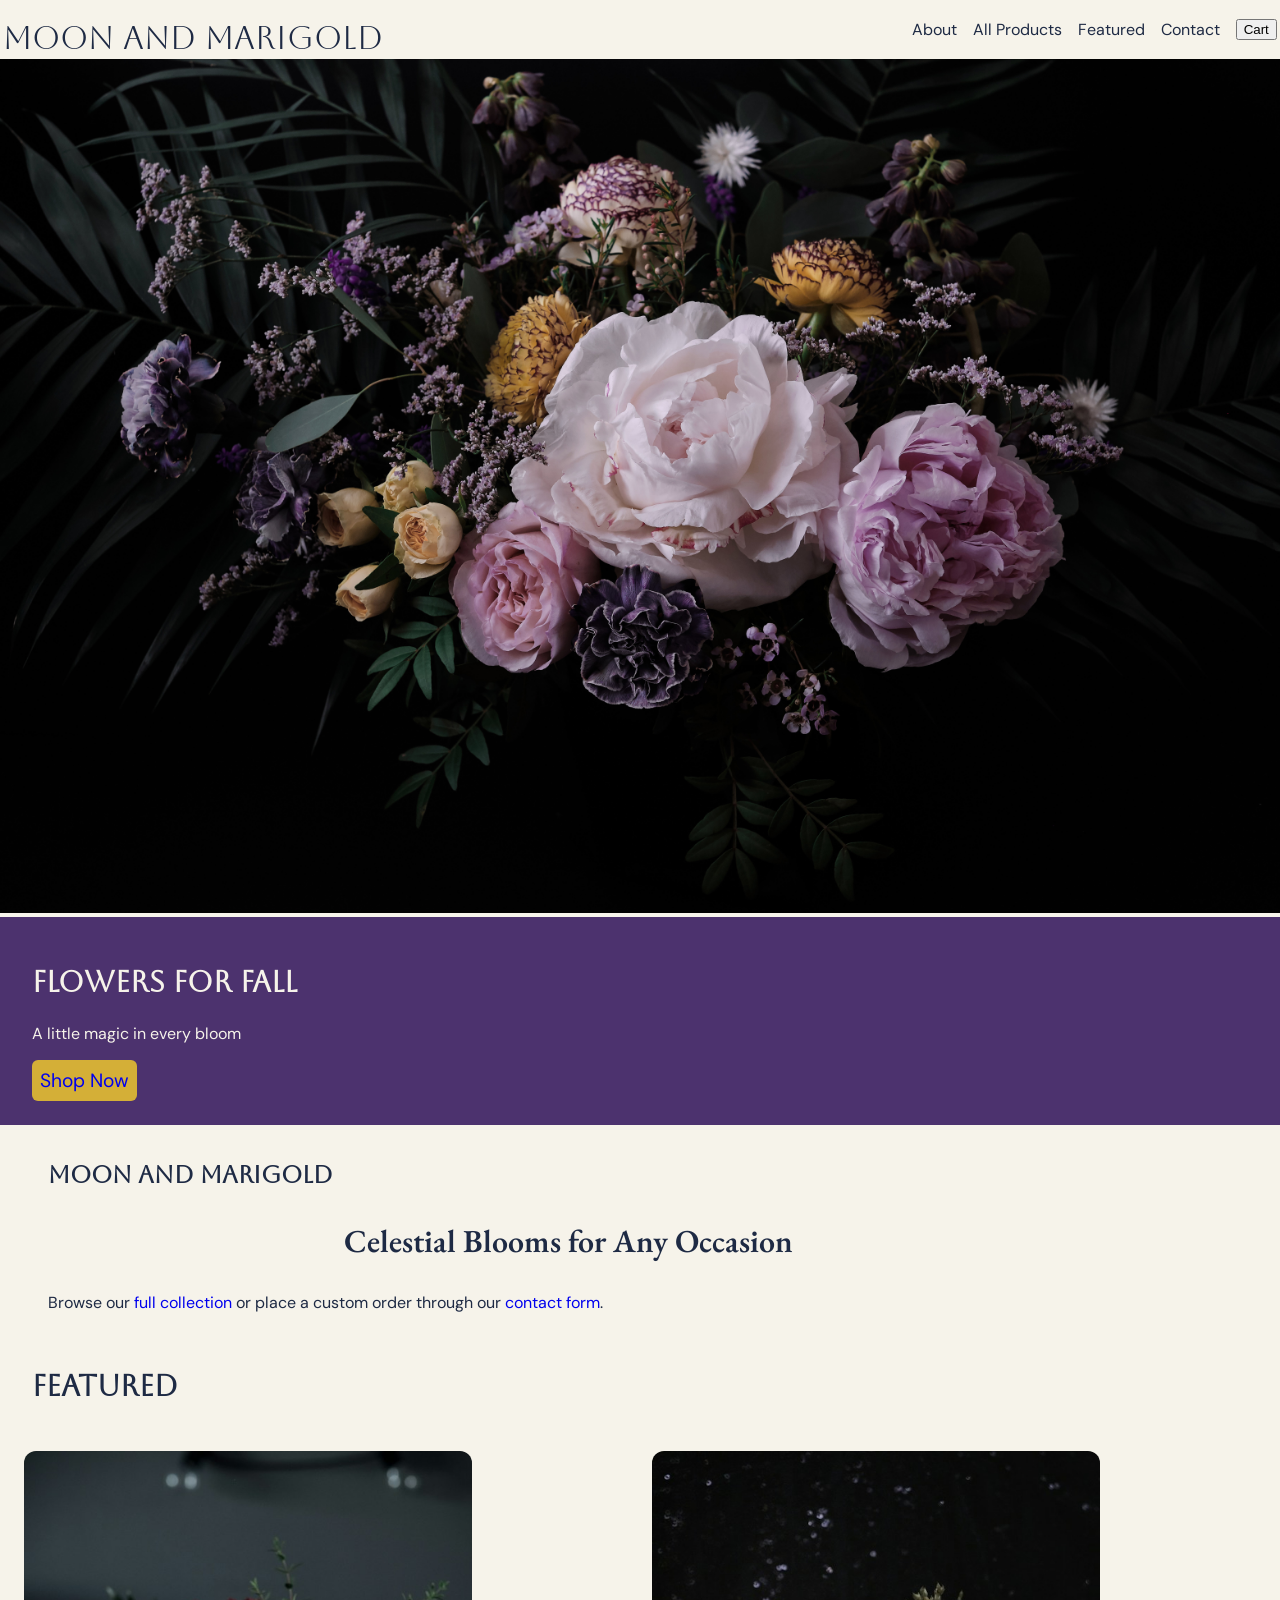
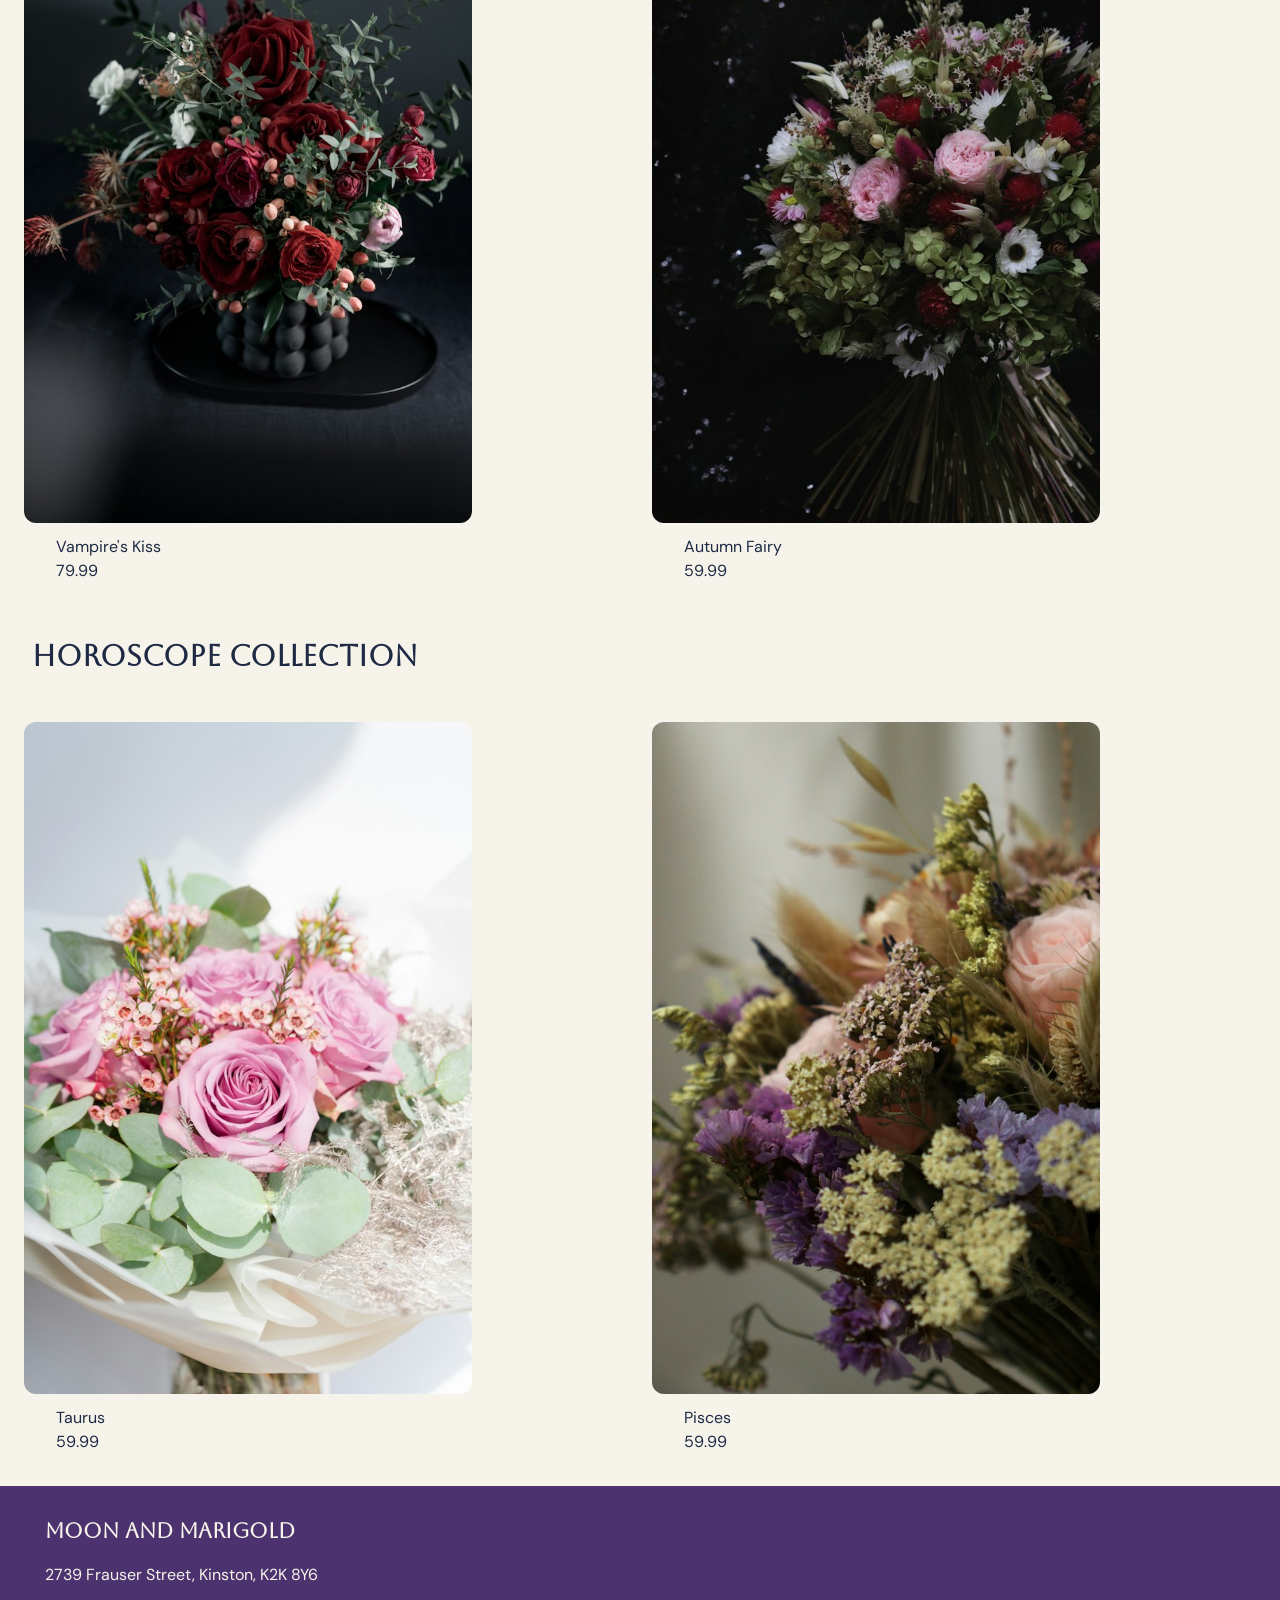
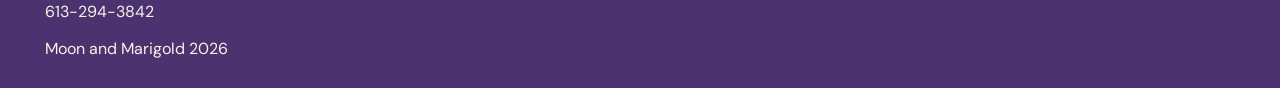
<file: index.html>
<!DOCTYPE html>
<html lang="en">
<head>
    <meta charset="UTF-8">
    <meta name="viewport" content="width=device-width, initial-scale=1.0">
    <meta name="description" content="Moon and Marigold - Themed flower bouquets for astrology, crystal, and mythology lovers. Order in Kinston, Obtario or ship across Canada. ">
    <title>Moon and Marigold | Celestial Themed Bouquets and Arrangements</title>
    
    <meta property="og:title" content="Moon and Marigold">
    <meta property="og:description" content="Local flower shop with cleestial themed bouquets">
    <meta property="og:image" content="https://liu00761.github.io/week-11-mtm1511/images/index-preview.jpg">
    <meta property="og:url" content="https://liu00761.github.io/week-11-mtm1511">
    <meta property="og:type" content="website">

    <style>
@import url('https://fonts.googleapis.com/css2?family=Aboreto&family=DM+Sans:ital,opsz,wght@0,9..40,100..1000;1,9..40,100..1000&family=EB+Garamond:ital,wght@0,400..800;1,400..800&family=Inter:ital,opsz,wght@0,14..32,100..900;1,14..32,100..900&display=swap');
</style>
    <link rel="stylesheet" href="css/styles.css">
    <link rel="canonical" href="https://liu00761.github.io/week-10-mtm1511">

    <script type="application/ld+json">
{
  "@context": "https://schema.org",
  "@type": "Florist",
  "name": "Moon and Marigold",
  "description": "Flower shop offering celestial themed bouquets",
  "telephone" : "613-294-3842",
  "location": {
    "@type": "Place",
    "name": "Moon and Marigold",
    "address": "2739 Frauser Street, Kinston, K2K 8Y6"
  }
}
</script>

</head>
<body>
    <a href="#indexmain" class="visually-hidden">Skip to main content</a>
    <header>
        <nav>
            <a class="logo" href="index.html">Moon and Marigold</a>
            <ul class="navbar">
                <li><a href="about.html">About</a></li>
                <li><a href="all-products.html">All Products</a></li>
                <li><a href="featured.html">Featured</a></li>
                <li><a href="contact.html">Contact</a></li>
                <button class="cart">Cart</button>
            </ul>
         </nav>
    </header>
    <main id="indexmain">
        <section class="hero">
            <div class="heroimage">
                <img src="images/hero-desktop.jpeg" alt="a mix of dark purple flowers, long orange stamens, little white flowers, and dark round leaves">
            </div>
            <div class="herotext">
                <!-- real section -->
                <h2>Flowers for Fall</h2>
                <p>A little magic in every bloom</p>
                <button><a class="cta" href="featured.html">Shop Now</a></button>
            </div>
        </section>
        <section class="aside">
            <!-- one h1 title -->
            <h1>Moon and Marigold</h1>
            <p class="asidetext">Celestial Blooms for Any Occasion</p>
            <p>Browse our <a href="all-products.html" class="paragraphlink"> full collection</a> or place a custom order through our <a href="contact.html" class="paragraphlink">contact form</a>.</p>
        </section>
        <section class="featured">
            <!-- real section -->
            <a href="featured.html"><h2>Featured</h2></a>
            <div class="carousel">
                <article class="card">
                    <img src="images/flowers-red.jpg" alt="moody red and pink roses with dark leaves in a dark themed bouquet">
                    <p>Vampire's Kiss</p>
                    <p>79.99</p>
                </article>
                <article class="card">
                    <img src="images/flowers-bouquet.jpg" alt="moody red and pink roses with light green baby leaves">
                    <p>Autumn Fairy</p>
                    <p>59.99</p>
                </article>
            </div>
        </section>
        <section class="horoscope">
            <!-- real section -->
            <h2>Horoscope Collection</h2>
            <div class="carousel">
                <article class="card">
                    <img src="images/flowers-lightpink.jpg" alt="brigt pink roses and light green round leaves with baby blooms and dried white stems">
                    <p>Taurus</p>
                    <p>59.99</p>
                </article>
                <article class="card">
                    <img src="images/flowers-dust.jpg" alt="dusty lavender and timy yellow flowers with a few large beige pink roses in a dusty coloured bouquet">
                    <p>Pisces</p>
                    <p>59.99</p>
                </article>
            </div>
        </section>
    </main>
    <footer>
        <div class="footertext">
            <h3>Moon and Marigold</h3>
            <p>2739 Frauser Street, Kinston, K2K 8Y6</p>
            <p>613-294-3842</p>
            <p class="copyright" >Moon and Marigold 2026</p>
        </div>
    </footer>
</body>
</html>
</file>
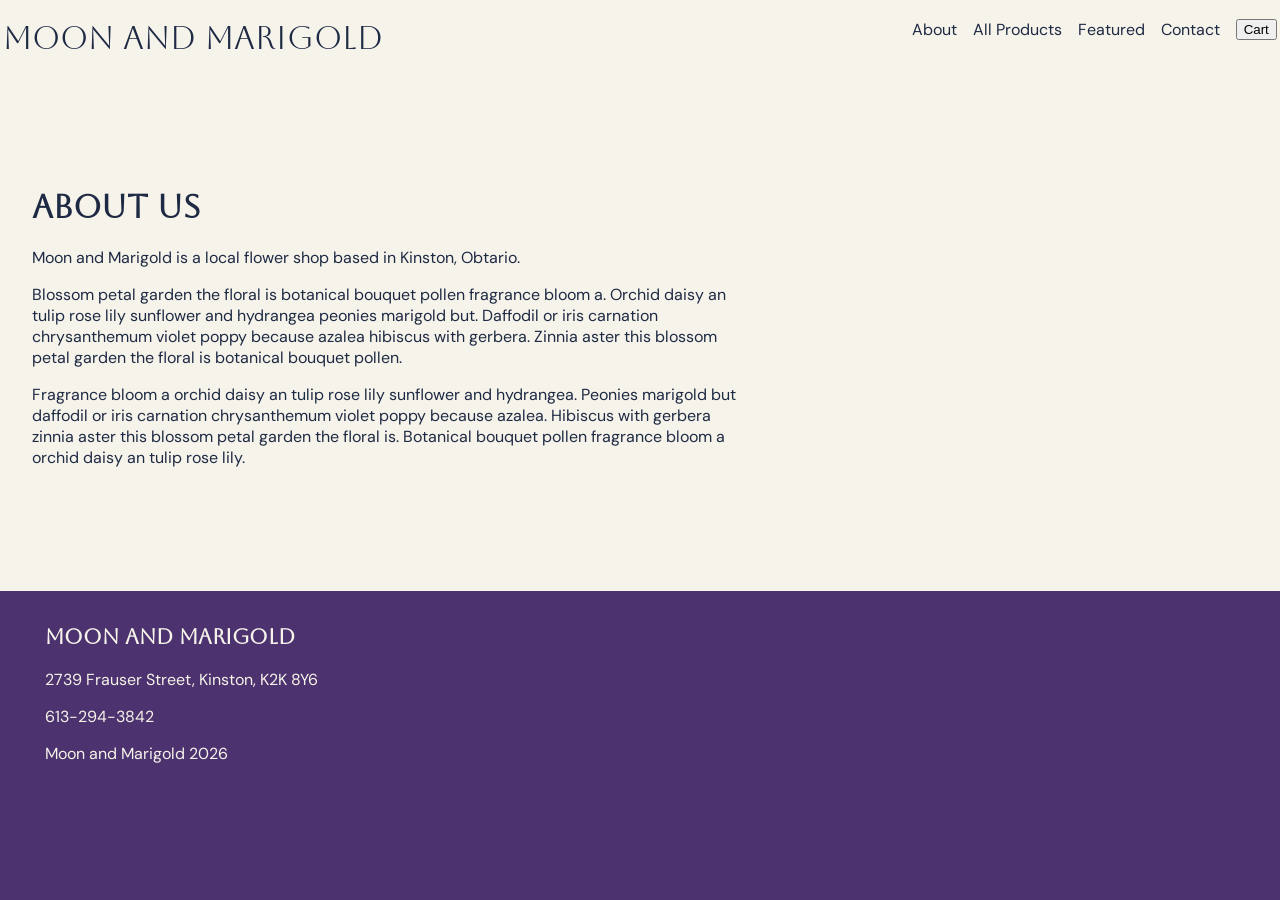
<file: about.html>
<!DOCTYPE html>
<html lang="en">
<head>
    <meta charset="UTF-8">
    <meta name="viewport" content="width=device-width, initial-scale=1.0">
    <title>About | Moon and Marigold Flower Shop</title>
    <meta name="description" content="About Moon and Marigold Flower Shop - our story, staff, and mission.">
     <link rel="stylesheet" href="css/styles.css">
     <link rel="canonical" href="https://liu00761.github.io/week-10-mtm1511/about.html">
     <style>
@import url('https://fonts.googleapis.com/css2?family=Aboreto&family=DM+Sans:ital,opsz,wght@0,9..40,100..1000;1,9..40,100..1000&family=EB+Garamond:ital,wght@0,400..800;1,400..800&family=Inter:ital,opsz,wght@0,14..32,100..900;1,14..32,100..900&display=swap');
</style>
</head>
<body>
       <header>
        <nav>
            <a class="logo" href="index.html">Moon and Marigold</a>
            <ul class="navbar">
                <li><a href="about.html">About</a></li>
                <li><a href="all-products.html">All Products</a></li>
                <li><a href="featured.html">Featured</a></li>
                <li><a href="contact.html">Contact</a></li>
                <button class="cart">Cart</button>
            </ul>
         </nav>
    </header>
    <main id="main" class="about">
        <!-- main title header -->
        <h1>About Us</h1>
        <p>Moon and Marigold is a local flower shop based in Kinston, Obtario. </p>
        <p>Blossom petal garden the floral is botanical bouquet pollen fragrance bloom a. Orchid daisy an tulip rose lily sunflower and hydrangea peonies marigold but. Daffodil or iris carnation chrysanthemum violet poppy because azalea hibiscus with gerbera. Zinnia aster this blossom petal garden the floral is botanical bouquet pollen.</p>
        <p>Fragrance bloom a orchid daisy an tulip rose lily sunflower and hydrangea. Peonies marigold but daffodil or iris carnation chrysanthemum violet poppy because azalea. Hibiscus with gerbera zinnia aster this blossom petal garden the floral is. Botanical bouquet pollen fragrance bloom a orchid daisy an tulip rose lily. </p>
    </main>
    <footer>
        <div class="footertext">
            <h3>Moon and Marigold</h3>
            <p>2739 Frauser Street, Kinston, K2K 8Y6</p>
            <p>613-294-3842</p>
            <p class="copyright" >Moon and Marigold 2026</p>
        </div>
    </footer>
</body>
</html>
</file>
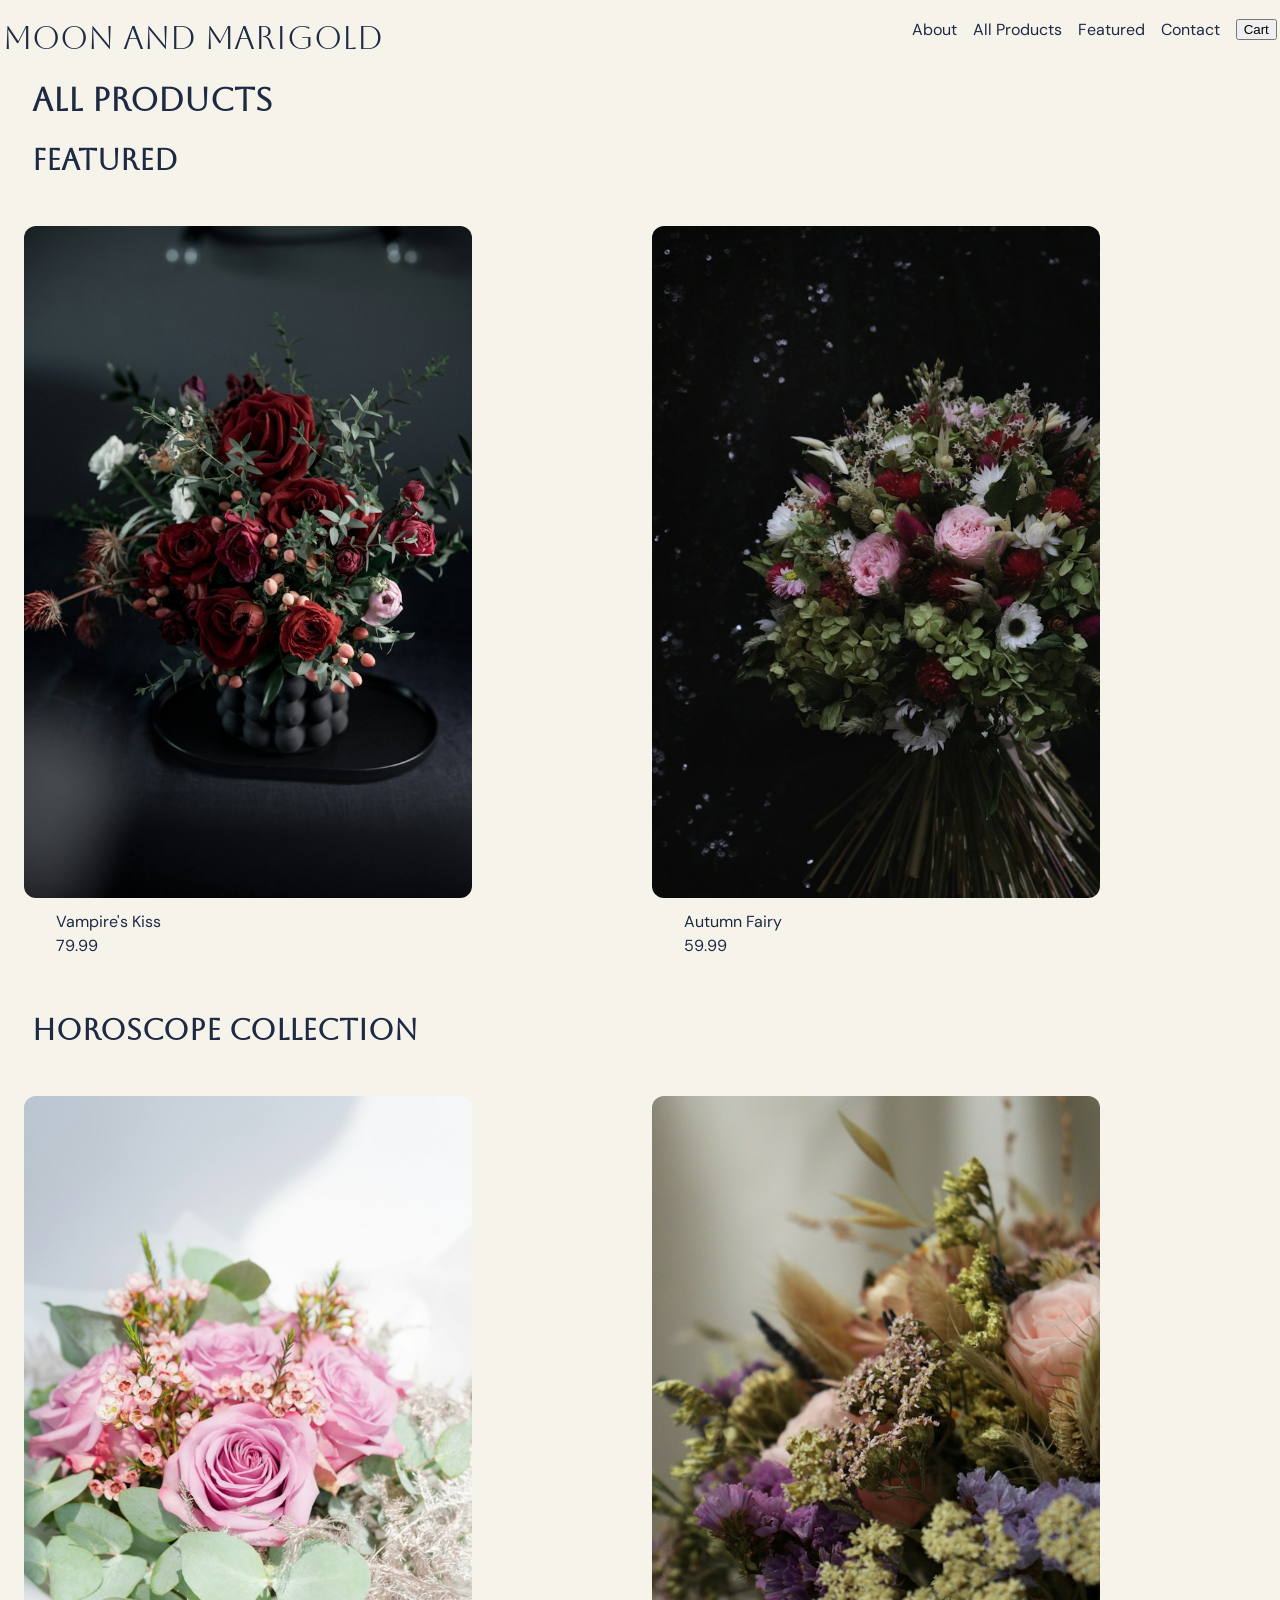
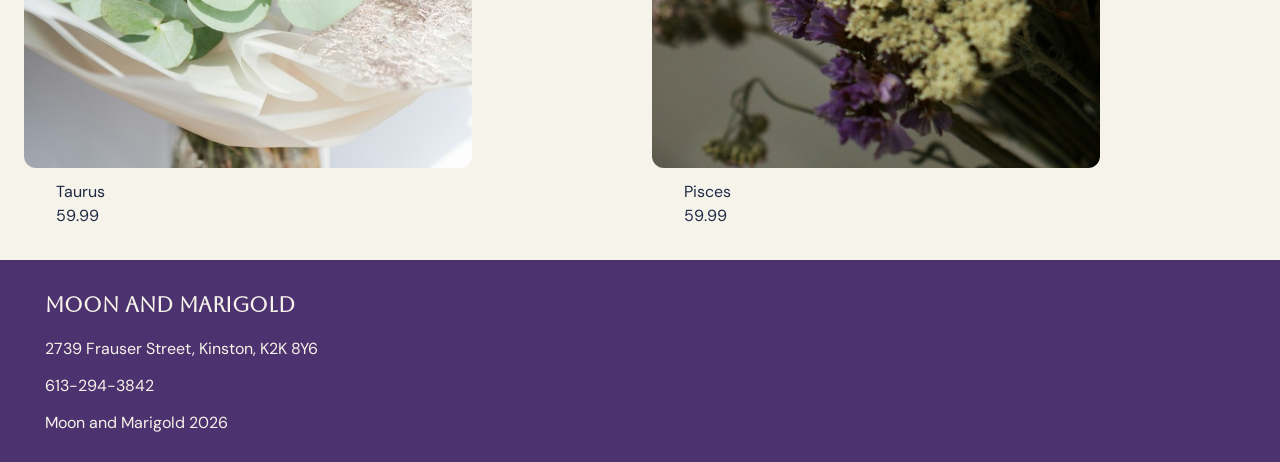
<file: all-products.html>
<!DOCTYPE html>
<html lang="en">
<head>
    <meta charset="UTF-8">
    <meta name="viewport" content="width=device-width, initial-scale=1.0">
    <meta name="description" content="Browse all the themed bouquets offered at Moon and Marigold. Look through our featured and seasonal offerings, including our bestselling Fall Collection and Horoscope Collection">
    <title>All Products | Moon and Marigold Flower Shop</title>
     <link rel="stylesheet" href="css/styles.css">
     <link rel="canonical" href="https://liu00761.github.io/week-10-mtm1511/all-products.html">
     <style>
@import url('https://fonts.googleapis.com/css2?family=Aboreto&family=DM+Sans:ital,opsz,wght@0,9..40,100..1000;1,9..40,100..1000&family=EB+Garamond:ital,wght@0,400..800;1,400..800&family=Inter:ital,opsz,wght@0,14..32,100..900;1,14..32,100..900&display=swap');
</style>
</head>
<body>
       <header>
        <nav>
            <a class="logo" href="index.html">Moon and Marigold</a>
            <ul class="navbar">
                <li><a href="about.html">About</a></li>
                <li><a href="all-products.html">All Products</a></li>
                <li><a href="featured.html">Featured</a></li>
                <li><a href="contact.html">Contact</a></li>
                <button class="cart">Cart</button>
            </ul>
         </nav>
    </header>
    <main id="main">
        <!-- main header, only h1 on the page -->
        <h1>All Products</h1>
        <section class="featured">
            <h2>Featured</h2>
            <div class="carousel">
                <article class="card">
                    <img src="images/flowers-red.jpg" alt="moody red and pink roses with dark leaves in a dark themed bouquet">
                    <p>Vampire's Kiss</p>
                    <p>79.99</p>
                </article>
                <article class="card">
                    <img src="images/flowers-bouquet.jpg" alt="moody red and pink roses with light green baby leaves">
                    <p>Autumn Fairy</p>
                    <p>59.99</p>
                </article>
            </div>
        </section>
        <section class="horoscope">
            <!-- real section -->
            <h2>Horoscope Collection</h2>
            <div class="carousel">
                <article class="card">
                    <img src="images/flowers-lightpink.jpg" alt="brigt pink roses and light green round leaves with baby blooms and dried white stems">
                    <p>Taurus</p>
                    <p>59.99</p>
                </article>
                <article class="card">
                    <img src="images/flowers-dust.jpg" alt="dusty lavender and timy yellow flowers with a few large beige pink roses in a dusty coloured bouquet">
                    <p>Pisces</p>
                    <p>59.99</p>
                </article>
            </div>
        </section>
    </main>
    <footer>
        <div class="footertext">
            <h3>Moon and Marigold</h3>
            <p>2739 Frauser Street, Kinston, K2K 8Y6</p>
            <p>613-294-3842</p>
            <p class="copyright" >Moon and Marigold 2026</p>
        </div>
    </footer>
</body>
</html>
</file>
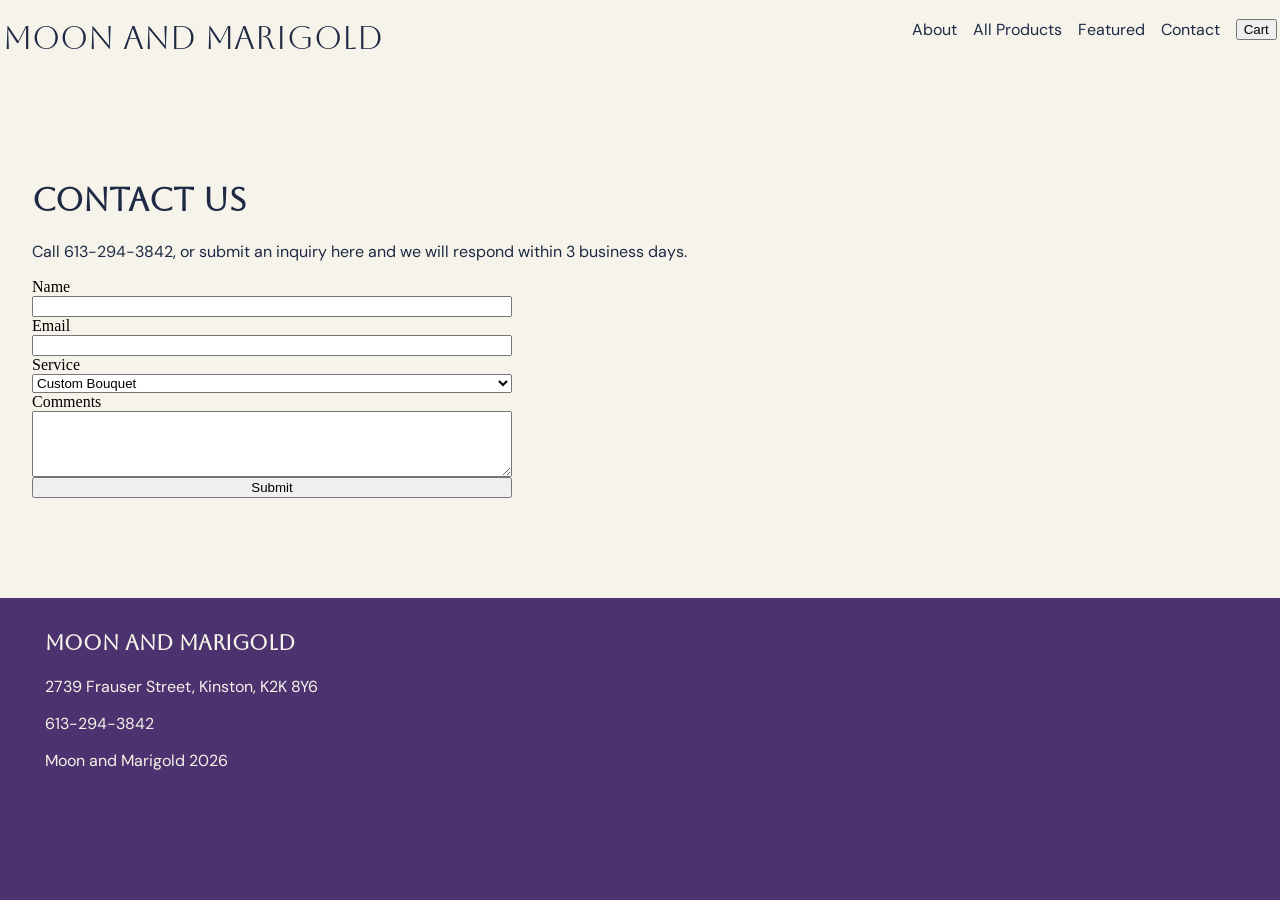
<file: contact.html>
<!DOCTYPE html>
<html lang="en">
<head>
    <meta charset="UTF-8">
    <meta name="viewport" content="width=device-width, initial-scale=1.0">
    <title>Contact</title>
     <link rel="stylesheet" href="css/styles.css">
     <style>
@import url('https://fonts.googleapis.com/css2?family=Aboreto&family=DM+Sans:ital,opsz,wght@0,9..40,100..1000;1,9..40,100..1000&family=EB+Garamond:ital,wght@0,400..800;1,400..800&family=Inter:ital,opsz,wght@0,14..32,100..900;1,14..32,100..900&display=swap');
</style>
</head>
<body>
       <header>
        <nav>
            <a class="logo" href="index.html">Moon and Marigold</a>
            <ul class="navbar">
                <li><a href="about.html">About</a></li>
                <li><a href="all-products.html">All Products</a></li>
                <li><a href="featured.html">Featured</a></li>
                <li><a href="contact.html">Contact</a></li>
                <button class="cart">Cart</button>
            </ul>
         </nav>
    </header>
    <main id="main">
        <h1>Contact Us</h1>
        <p>Call 613-294-3842, or submit an inquiry here and we will respond within 3 business days.</p>
        <form action="thanks.html" method="get">
            <label for="name">Name</label>
            <input id="name" name="name" autocomplete="name" required>
            <label for="email">Email</label>
            <input id="email" name="email" type="email" autocomplete="email" required>
            <label for="service">Service</label>
            <select id="service" name="service">
                <option>Custom Bouquet</option>
                <option>Event Order</option>
                <option>Questions</option>
                <option>Other</option>
            </select>
            <label for="details">Comments</label>
            <textarea id="details" name="details" rows="4" required></textarea>
            <button type="submit">Submit</button>
        </form>
    </main>
    <footer>
        <div class="footertext">
            <h3>Moon and Marigold</h3>
            <p>2739 Frauser Street, Kinston, K2K 8Y6</p>
            <p>613-294-3842</p>
            <p class="copyright" >Moon and Marigold 2026</p>
        </div>
    </footer>

</body>
</html>
</file>
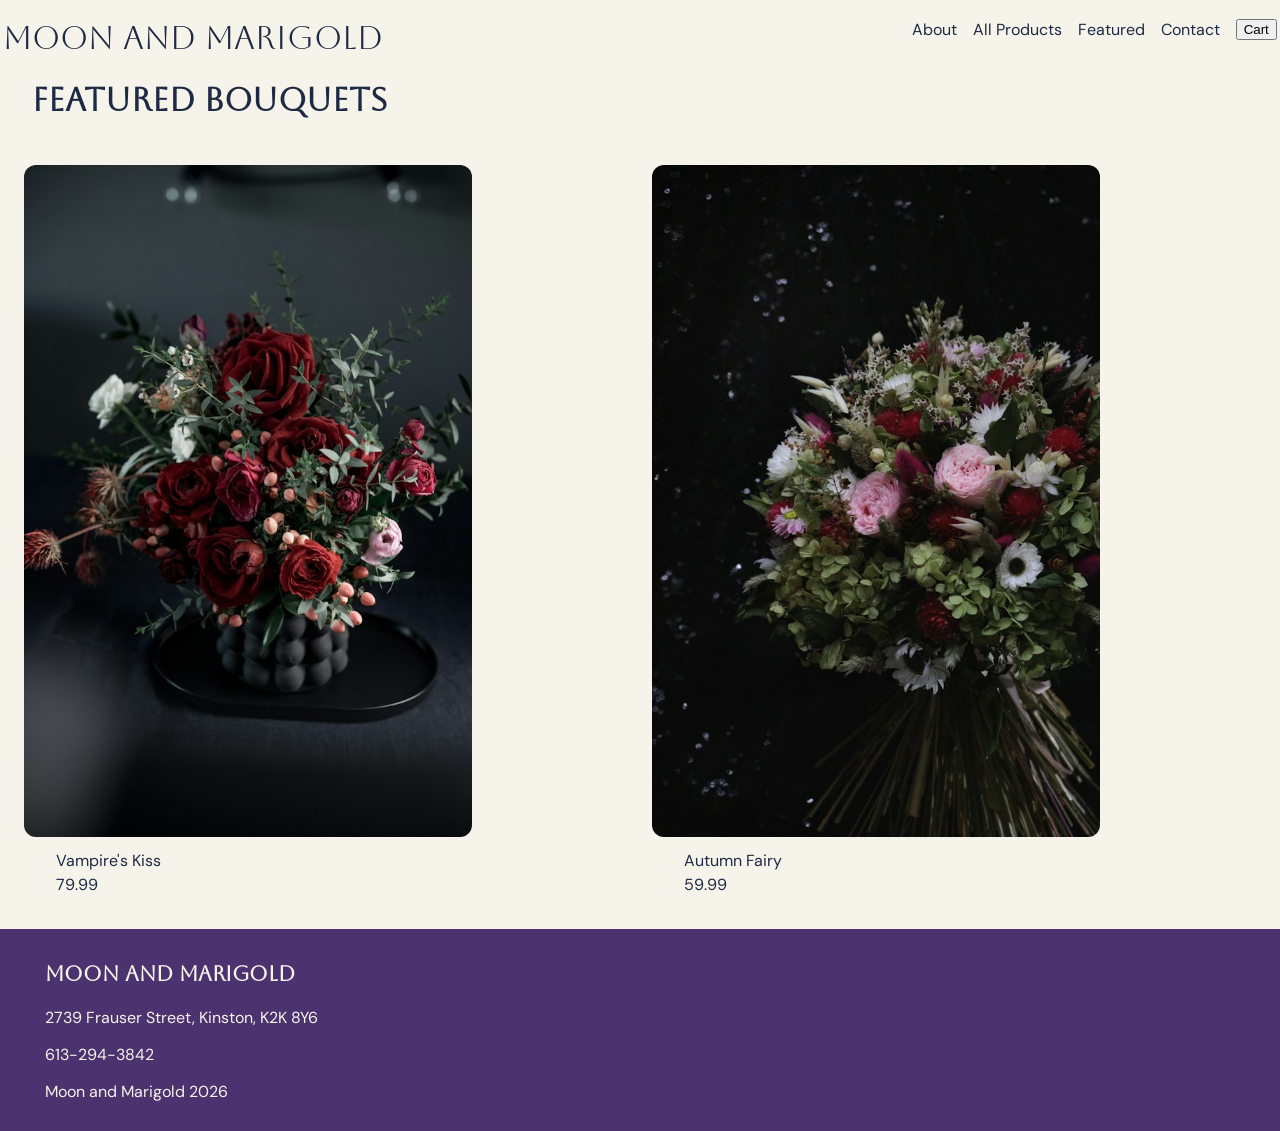
<file: featured.html>
<!DOCTYPE html>
<html lang="en">
<head>
    <meta charset="UTF-8">
    <meta name="viewport" content="width=device-width, initial-scale=1.0">
    <title>Featured</title>
     <link rel="stylesheet" href="css/styles.css">
     <style>
@import url('https://fonts.googleapis.com/css2?family=Aboreto&family=DM+Sans:ital,opsz,wght@0,9..40,100..1000;1,9..40,100..1000&family=EB+Garamond:ital,wght@0,400..800;1,400..800&family=Inter:ital,opsz,wght@0,14..32,100..900;1,14..32,100..900&display=swap');
</style>
</head>
<body>
       <header>
        <nav>
            <a class="logo" href="index.html">Moon and Marigold</a>
            <ul class="navbar">
                <li><a href="about.html">About</a></li>
                <li><a href="all-products.html">All Products</a></li>
                <li><a href="featured.html">Featured</a></li>
                <li><a href="contact.html">Contact</a></li>
                <button class="cart">Cart</button>
            </ul>
         </nav>
    </header>
    <main id="main">
        <h1>Featured Bouquets</h1>
         <section class="featured">
            <div class="carousel">
                <article class="card">
                    <img src="images/flowers-red.jpg" alt="moody red and pink roses with dark leaves in a dark themed bouquet">
                    <p>Vampire's Kiss</p>
                    <p>79.99</p>
                </article>
                <article class="card">
                    <img src="images/flowers-bouquet.jpg" alt="moody red and pink roses with light green baby leaves">
                    <p>Autumn Fairy</p>
                    <p>59.99</p>
                </article>
            </div>
        </section>
    </main>
    <footer>
        <div class="footertext">
            <h3>Moon and Marigold</h3>
            <p>2739 Frauser Street, Kinston, K2K 8Y6</p>
            <p>613-294-3842</p>
            <p class="copyright" >Moon and Marigold 2026</p>
        </div>
    </footer>
</body>
</html>
</file>
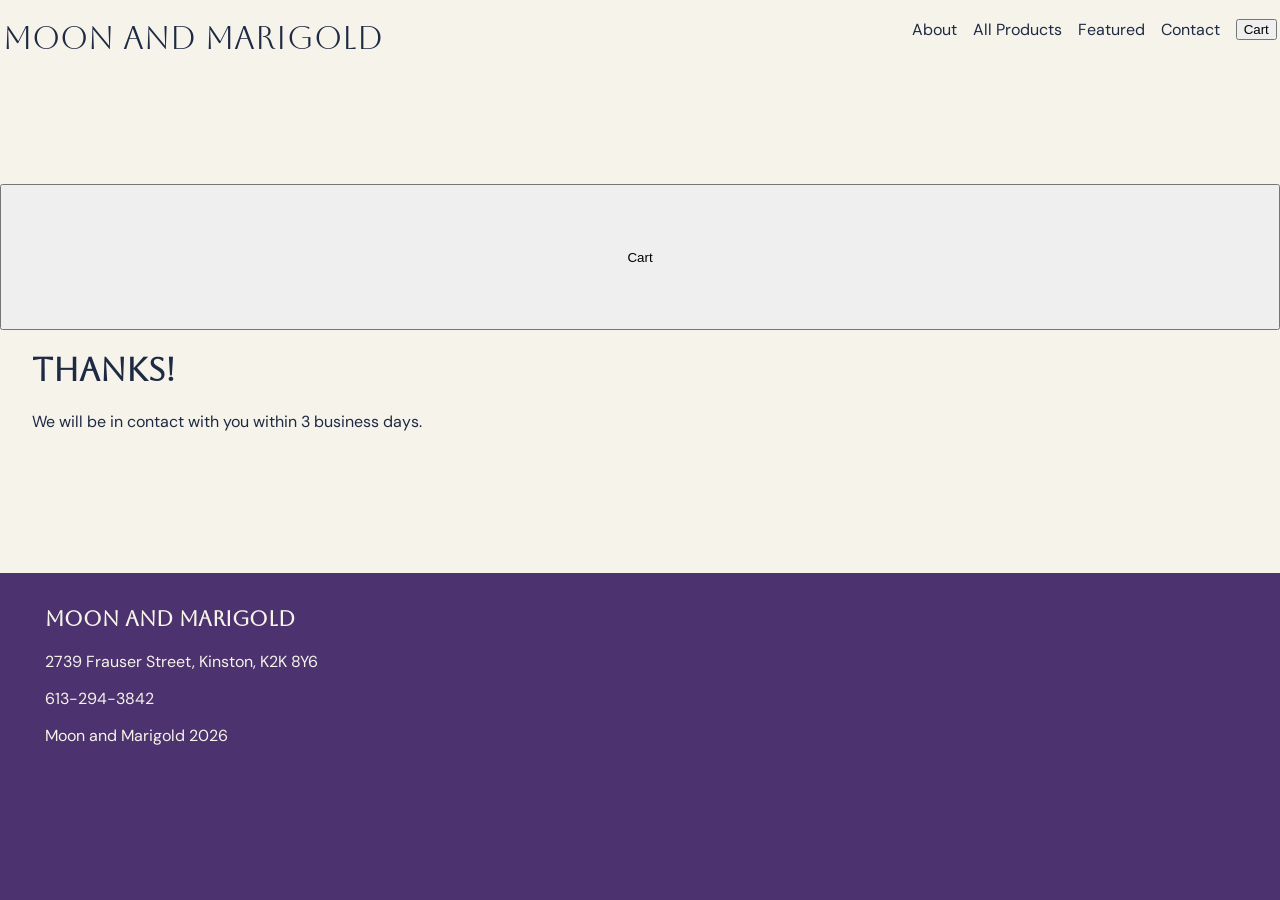
<file: thanks.html>
<!DOCTYPE html>
<html lang="en">
<head>
    <meta charset="UTF-8">
    <meta name="viewport" content="width=device-width, initial-scale=1.0">
    <title>Document</title>
    <link rel="stylesheet" href="css/styles.css">
    <style>
@import url('https://fonts.googleapis.com/css2?family=Aboreto&family=DM+Sans:ital,opsz,wght@0,9..40,100..1000;1,9..40,100..1000&family=EB+Garamond:ital,wght@0,400..800;1,400..800&family=Inter:ital,opsz,wght@0,14..32,100..900;1,14..32,100..900&display=swap');
</style>
</head>
<body>
      <header>
        <nav>
            <a class="logo" href="index.html">Moon and Marigold</a>
            <ul class="navbar">
                <li><a href="about.html">About</a></li>
                <li><a href="all-products.html">All Products</a></li>
                <li><a href="featured.html">Featured</a></li>
                <li><a href="contact.html">Contact</a></li>
                <button class="cart">Cart</button>
            </ul>
         </nav>
    </header>
         <button class="cart">Cart</button>
    </header>
    <main id="main">
        <h1>Thanks!</h1>
        <p>We will be in contact with you within 3 business days.</p>
    </main>
    <footer>
        <h3>Moon and Marigold</h3>
        <div class="footertext">
            <p>2739 Frauser Street, Kinston, K2K 8Y6</p>
            <p>613-294-3842</p>
        </div>
            <p>Moon and Marigold 2026</p>
    </footer>
</body>
</html>
</file>
<file: css/styles.css>
*, *::before, *::after { box-sizing: border-box; }

:root {
    --primary-color: #1e2a44;
    --secondary-color: #7b8fb8;
    --accent-color: #d4af37;
    --tertiary-color: #4c326e;
    --background-color: #f6f3ea;
}

/* every tabbable element is visible when tabbed to, no custom focus outlines needed.
 all font sizes, padding, and max-width set to rem or ch 
 skip link is hidden until tabbed to
 nothing breaks when zoomed in 200%*/

body {
    margin: 0;
    background-color: var(--background-color);
    height: 100%;
  display: grid;
  grid-template-columns: 1fr;
  min-height: 100vh;
  gap: none;
}

a {
    text-decoration: none;
}

.heroimage img {
    max-width: 100%;
}

article img {
    max-width: clamp(3rem, 100%, 28rem);
    height: auto;
}

p {color: var(--primary-color);font-family: DM Sans, system-ui, sans-serif; line-height: 1,5; max-width: 65ch; margin-left: 2rem;}
h1 {color: var(--primary-color);font-family: Aboreto, system-ui, sans-serif; line-height: 1.2; margin-left: 2rem;}
h2 {color: var(--primary-color);font-family: Aboreto, system-ui, sans-serif; line-height: 1.2; font-size: 1.8rem; max-width: 65ch; margin-left: 2rem; text-decoration: none;}

.visually-hidden {
  position: absolute;
  left: -9999px;
  top: auto;
  z-index: -1;
}

.visually-hidden:focus {
    left: 0px;  
    z-index: 1;
}

/* :focus-visible {
    color: var(--primary-color);
    border-radius: 3px;
} */

/* this actually makes the buttons less visible, the default focus styles seem to work just fine/better, especially for the gold cta button on the hero image. The default style for it creates a white outline withe a black outline on the inside, which contrasts well with the purple background and the gold button at the same time. Changing it makes the whole focus look become one colour, which makes the outline less visible.  */

/* button:focus-visible, .cta:focus-visible {
    outline: 3px;       
} */

nav {
    display: flex;
    flex-direction: column;
    padding: 0.2rem;
    flex-wrap: wrap;
}

a.logo{
    font-family: Aboreto, system-ui, sans-serif;
    font-size: 2rem;
    text-decoration: none;
    color: var(--primary-color);
    text-align: center;
    margin-top: 1rem;
}

.navbar {
    display: flex;
    flex-direction: row;
    justify-content: center;
    list-style: none;
    align-items: center;
    gap: 1rem;
}

.navbar li a {
    color: var(--primary-color);
    text-decoration: none;
    font-family: DM Sans, system-ui, sans-serif;
}

.aside {
    padding: 1rem;
}

.hero {
    margin: 0;
}

.heroimage {
    margin: 0;
}

/* why is there sitll a space between the hero image and the banner?????? */

.asidetext {
    color: var(--primary-color);
    font-family: EB Garamond, system-ui, sans-serif; 
    font-weight: 600;
    line-height: 1.2;
    font-size: 2rem;
    text-align: center;
}


.herotext {
    background-color: var(--tertiary-color);
    margin: 0;
    padding-top: 1.5rem;
    padding-bottom: 1.5rem;
    h2{color:var(--background-color)}
    p {color: var(--background-color)}
}

.herotext button {
    background-color: var(--accent-color);
    border: none;
    padding: 0.5rem;
    margin-left: 2rem;
    border-radius: 6px;
    a {
        text-decoration: none; 
        font-family: DM Sans, system-ui, sans-serif;
        font-size: 1.2rem;
    }
}

p a .paragraphlink {
    text-decoration: underline;
}

.carousel {
    display: flex;
    flex-direction: row;
    gap: 1.5rem;
    padding: 1.5rem;
    justify-content: center;
}

article img {
    border-radius: 12px;
    justify-content: center;
}

.card{
    justify-content: center;
}
.card p {
    line-height: 0.5rem;
}

footer {
    background-color: var(--tertiary-color);
}

footer {
    h3 {
        font-family: Aboreto;
        color: var(--background-color);
        font-size: 1.3rem;
        margin-left: 2rem;
    }
    p {
        color: var(--background-color);
    }
    margin-bottom: 0;
    padding: 0.8rem;
}

/* media query broke */
@media (min-width: 767px) {
    nav {
    flex-direction: row;
    flex-wrap: none;
    justify-content: space-between;
    }
}

form {
    display: flex;
    flex-direction: column;
    max-width: 30rem;
    margin-left: 2rem;
}

/* important to have and one of the only good uses of !important because it has to override everything of someone has reduced motion settings.*/
@media (prefers-reduced-motion: reduce) {
  *,
  *::before,
  *::after {
    animation-duration: 0.01ms !important;
    animation-iteration-count: 1 !important;
    transition-duration: 0.01ms !important;
    scroll-behavior: auto !important;
  }
}
</file>
